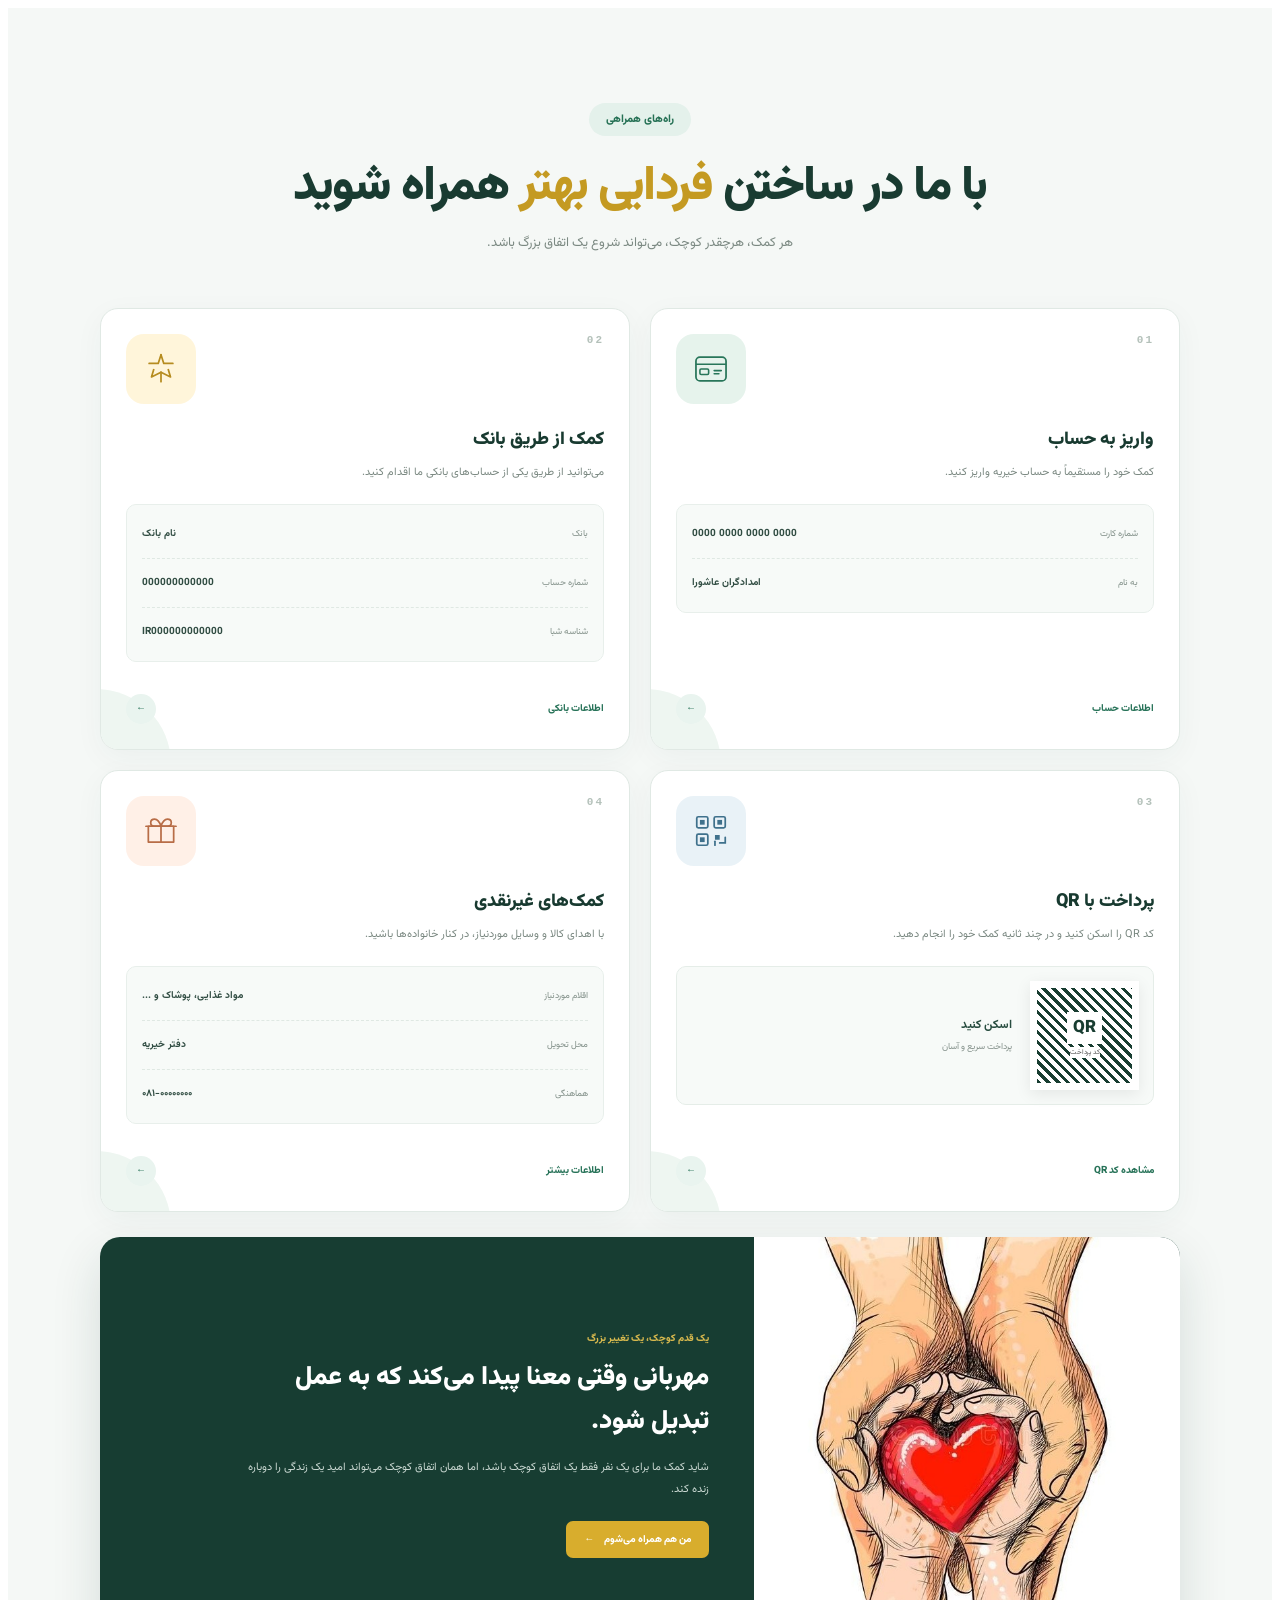
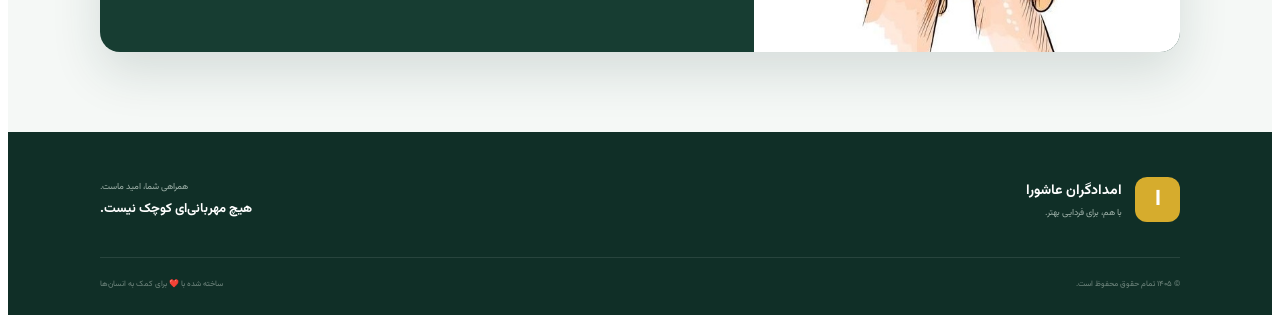
<file: indexx.html>
<!DOCTYPE html>
<html lang="fa" dir="rtl">

<head>
    <meta charset="UTF-8">
    <meta name="viewport" content="width=device-width, initial-scale=1.0">

    <title>درباره ما | موسسه خیریه</title>

    <link rel="stylesheet" href="stylee.css">

    <link rel="preconnect" href="https://fonts.googleapis.com">
    <link rel="preconnect" href="https://fonts.gstatic.com" crossorigin>

    <link href="https://fonts.googleapis.com/css2?family=Vazirmatn:wght@400;500;600;700;800&display=swap"
          rel="stylesheet">

    <link rel="stylesheet"
          href="https://cdnjs.cloudflare.com/ajax/libs/font-awesome/6.5.2/css/all.min.css">
</head>


<body>
    <!-- =========================
     روش‌های کمک
========================= -->

<section class="donation-page">

    <!-- =========================
         HEADER
    ========================== -->

    <div class="donation-header">

        <span class="eyebrow">
            راه‌های همراهی
        </span>

        <h1>
            با ما در ساختن
            <span>فردایی بهتر</span>
            همراه شوید
        </h1>

        <p>
            هر کمک، هرچقدر کوچک، می‌تواند شروع یک اتفاق بزرگ باشد.
        </p>

    </div>


    <!-- =========================
         DONATION CARDS
    ========================== -->

    <div class="donation-cards">


        <!-- CARD 01 -->

        <article class="donation-box">

            <div class="box-header">

                <span class="box-number">
                    01
                </span>

                <div class="box-icon green">

                    <svg viewBox="0 0 48 48" fill="none">

                        <rect x="5" y="9"
                              width="38"
                              height="30"
                              rx="5"
                              stroke="currentColor"
                              stroke-width="2.2"/>

                        <path d="M5 18H43"
                              stroke="currentColor"
                              stroke-width="2.2"/>

                        <rect x="10" y="24"
                              width="11"
                              height="7"
                              rx="1.5"
                              stroke="currentColor"
                              stroke-width="2"/>

                        <path d="M28 26H37"
                              stroke="currentColor"
                              stroke-width="2"
                              stroke-linecap="round"/>

                        <path d="M28 30H34"
                              stroke="currentColor"
                              stroke-width="2"
                              stroke-linecap="round"/>

                    </svg>

                </div>

            </div>


            <div class="box-title">

                <h2>
                    واریز به حساب
                </h2>

                <p>
                    کمک خود را مستقیماً به حساب خیریه واریز کنید.
                </p>

            </div>


            <!-- INFORMATION AREA -->

            <div class="information-area">

                <div class="info-row">

                    <span>
                        شماره کارت
                    </span>

                    <strong dir="ltr">
                        0000 0000 0000 0000
                    </strong>

                </div>


                <div class="info-row">

                    <span>
                        به نام
                    </span>

                    <strong>
                        امدادگران عاشورا
                    </strong>

                </div>

            </div>


            <div class="box-footer">

                <span>
                    اطلاعات حساب
                </span>

                <span class="arrow">
                    ←
                </span>

            </div>

        </article>



        <!-- CARD 02 -->

        <article class="donation-box">

            <div class="box-header">

                <span class="box-number">
                    02
                </span>

                <div class="box-icon gold">

                    <svg viewBox="0 0 48 48" fill="none">

                        <path d="M24 6L27.5 17L39 17"
                              stroke="currentColor"
                              stroke-width="2.2"
                              stroke-linecap="round"
                              stroke-linejoin="round"/>

                        <path d="M33 24L36 34L24 28L12 34L15 24"
                              stroke="currentColor"
                              stroke-width="2.2"
                              stroke-linejoin="round"/>

                        <path d="M24 6L20.5 17L9 17"
                              stroke="currentColor"
                              stroke-width="2.2"
                              stroke-linecap="round"
                              stroke-linejoin="round"/>

                        <path d="M24 28V40"
                              stroke="currentColor"
                              stroke-width="2.2"
                              stroke-linecap="round"/>

                    </svg>

                </div>

            </div>


            <div class="box-title">

                <h2>
                    کمک از طریق بانک
                </h2>

                <p>
                    می‌توانید از طریق یکی از حساب‌های بانکی ما اقدام کنید.
                </p>

            </div>


            <div class="information-area">

                <div class="info-row">

                    <span>
                        بانک
                    </span>

                    <strong>
                        نام بانک
                    </strong>

                </div>


                <div class="info-row">

                    <span>
                        شماره حساب
                    </span>

                    <strong dir="ltr">
                        000000000000
                    </strong>

                </div>


                <div class="info-row">

                    <span>
                        شناسه شبا
                    </span>

                    <strong dir="ltr">
                        IR000000000000
                    </strong>

                </div>

            </div>


            <div class="box-footer">

                <span>
                    اطلاعات بانکی
                </span>

                <span class="arrow">
                    ←
                </span>

            </div>

        </article>



        <!-- CARD 03 -->

        <article class="donation-box">

            <div class="box-header">

                <span class="box-number">
                    03
                </span>

                <div class="box-icon blue">

                    <svg viewBox="0 0 48 48" fill="none">

                        <rect x="6" y="6"
                              width="14"
                              height="14"
                              rx="2"
                              stroke="currentColor"
                              stroke-width="2.2"/>

                        <rect x="28" y="6"
                              width="14"
                              height="14"
                              rx="2"
                              stroke="currentColor"
                              stroke-width="2.2"/>

                        <rect x="6" y="28"
                              width="14"
                              height="14"
                              rx="2"
                              stroke="currentColor"
                              stroke-width="2.2"/>

                        <rect x="10" y="10"
                              width="6"
                              height="6"
                              fill="currentColor"/>

                        <rect x="32" y="10"
                              width="6"
                              height="6"
                              fill="currentColor"/>

                        <rect x="10" y="32"
                              width="6"
                              height="6"
                              fill="currentColor"/>

                        <path d="M29 29H35V35H29V29Z"
                              fill="currentColor"/>

                        <path d="M35 39H42V32"
                              stroke="currentColor"
                              stroke-width="2.2"
                              stroke-linecap="round"/>

                        <path d="M29 42V37"
                              stroke="currentColor"
                              stroke-width="2.2"
                              stroke-linecap="round"/>

                    </svg>

                </div>

            </div>


            <div class="box-title">

                <h2>
                    پرداخت با QR
                </h2>

                <p>
                    کد QR را اسکن کنید و در چند ثانیه کمک خود را انجام دهید.
                </p>

            </div>


            <div class="qr-area">

                <div class="qr-placeholder">

                    <span>
                        QR
                    </span>

                    <small>
                        کد پرداخت
                    </small>

                </div>

                <div class="qr-text">

                    <strong>
                        اسکن کنید
                    </strong>

                    <span>
                        پرداخت سریع و آسان
                    </span>

                </div>

            </div>


            <div class="box-footer">

                <span>
                    مشاهده کد QR
                </span>

                <span class="arrow">
                    ←
                </span>

            </div>

        </article>



        <!-- CARD 04 -->

        <article class="donation-box">

            <div class="box-header">

                <span class="box-number">
                    04
                </span>

                <div class="box-icon orange">

                    <svg viewBox="0 0 48 48" fill="none">

                        <path d="M8 18H40V38H8V18Z"
                              stroke="currentColor"
                              stroke-width="2.2"
                              stroke-linejoin="round"/>

                        <path d="M5 18H43"
                              stroke="currentColor"
                              stroke-width="2.2"
                              stroke-linecap="round"/>

                        <path d="M24 18V38"
                              stroke="currentColor"
                              stroke-width="2.2"/>

                        <path d="M24 18H16C13 18 11 16 11 13.5C11 11 13 9 16 9C21 9 24 18 24 18Z"
                              stroke="currentColor"
                              stroke-width="2.2"
                              stroke-linejoin="round"/>

                        <path d="M24 18H32C35 18 37 16 37 13.5C37 11 35 9 32 9C27 9 24 18 24 18Z"
                              stroke="currentColor"
                              stroke-width="2.2"
                              stroke-linejoin="round"/>

                    </svg>

                </div>

            </div>


            <div class="box-title">

                <h2>
                    کمک‌های غیرنقدی
                </h2>

                <p>
                    با اهدای کالا و وسایل موردنیاز، در کنار خانواده‌ها باشید.
                </p>

            </div>


            <div class="information-area">

                <div class="info-row">

                    <span>
                        اقلام موردنیاز
                    </span>

                    <strong>
                        مواد غذایی، پوشاک و ...
                    </strong>

                </div>


                <div class="info-row">

                    <span>
                        محل تحویل
                    </span>

                    <strong>
                        دفتر خیریه
                    </strong>

                </div>


                <div class="info-row">

                    <span>
                        هماهنگی
                    </span>

                    <strong>
                        ۰۸۱-۰۰۰۰۰۰۰۰
                    </strong>

                </div>

            </div>


            <div class="box-footer">

                <span>
                    اطلاعات بیشتر
                </span>

                <span class="arrow">
                    ←
                </span>

            </div>

        </article>

    </div>



    <!-- =========================
         MOTIVATIONAL BANNER
    ========================= -->

    <section class="hope-banner">

        <div class="hope-image">

            <img
                src="komak.jpeg"
                alt="همراهی و کمک"
            >

        </div>


        <div class="hope-content">

            <span>
                یک قدم کوچک، یک تغییر بزرگ
            </span>

            <h2>
                مهربانی وقتی معنا پیدا می‌کند
                که به عمل تبدیل شود.
            </h2>

            <p>
                شاید کمک ما برای یک نفر فقط یک اتفاق کوچک باشد،
                اما همان اتفاق کوچک می‌تواند امید یک زندگی را دوباره زنده کند.
            </p>

            <a href="#donation">
                من هم همراه می‌شوم
                <span>←</span>
            </a>

        </div>

    </section>



    <!-- =========================
         FOOTER
    ========================= -->

    <footer class="charity-footer">

        <div class="footer-top">

            <div class="footer-brand">

                <div class="footer-logo">
                    ا
                </div>

                <div>

                    <h3>
                        امدادگران عاشورا
                    </h3>

                    <p>
                        با هم، برای فردایی بهتر.
                    </p>

                </div>

            </div>


            <div class="footer-message">

                <span>
                    همراهی شما، امید ماست.
                </span>

                <strong>
                    هیچ مهربانی‌ای کوچک نیست.
                </strong>

            </div>

        </div>


        <div class="footer-bottom">

            <span>
                © ۱۴۰۵ تمام حقوق محفوظ است.
            </span>

            <span>
                ساخته شده با ❤️ برای کمک به انسان‌ها
            </span>

        </div>

    </footer>

</section>
</file>
<file: stylee.css>
/* =====================================================
   PAGE
===================================================== */

.donation-page {
    direction: rtl;
    background: #f5f8f6;
    color: #193b31;
    font-family: "Vazirmatn", Tahoma, sans-serif;
}


/* =====================================================
   HEADER
===================================================== */

.donation-header {
    max-width: 760px;
    margin: auto;
    padding: 95px 20px 55px;
    text-align: center;
}

.eyebrow {
    display: inline-block;

    padding: 8px 17px;

    background: #e4f1eb;
    color: #267155;

    border-radius: 50px;

    font-size: 11px;
    font-weight: 800;
}

.donation-header h1 {
    margin: 20px 0 12px;

    font-size: clamp(32px, 5vw, 48px);
    line-height: 1.35;

    font-weight: 900;
    letter-spacing: -1.5px;
}

.donation-header h1 span {
    color: #c49a22;
}

.donation-header p {
    margin: 0;

    color: #7b8982;

    font-size: 13px;
}


/* =====================================================
   CARDS
===================================================== */

.donation-cards {
    width: min(1080px, calc(100% - 30px));

    margin: auto;

    display: grid;

    grid-template-columns: repeat(2, 1fr);

    gap: 20px;
}


.donation-box {
    position: relative;

    min-height: 390px;

    padding: 25px;

    background: #ffffff;

    border: 1px solid #e0e9e4;

    border-radius: 18px;

    overflow: hidden;

    display: flex;
    flex-direction: column;

    box-shadow:
        0 8px 30px rgba(28, 73, 58, .045);

    transition:
        transform .35s ease,
        box-shadow .35s ease,
        border-color .35s ease;
}


/* decorative corner */

.donation-box::after {
    content: "";

    position: absolute;

    width: 150px;
    height: 150px;

    left: -80px;
    bottom: -90px;

    border-radius: 50%;

    background: #eef6f1;

    transition: .4s ease;
}

.donation-box:hover {
    transform: translateY(-7px);

    border-color: #cbded5;

    box-shadow:
        0 20px 50px rgba(27, 70, 55, .11);
}

.donation-box:hover::after {
    transform: scale(1.4);
}


/* =====================================================
   CARD HEADER
===================================================== */

.box-header {
    position: relative;
    z-index: 2;

    display: flex;

    align-items: flex-start;
    justify-content: space-between;
}

.box-number {
    color: #b4c1ba;

    font-family: monospace;

    font-size: 11px;
    font-weight: bold;

    letter-spacing: 2px;
}


/* =====================================================
   ICON
===================================================== */

.box-icon {
    width: 70px;
    height: 70px;

    display: flex;
    align-items: center;
    justify-content: center;

    border-radius: 18px;

    transition: .35s ease;
}

.box-icon svg {
    width: 38px;
    height: 38px;
}

.donation-box:hover .box-icon {
    transform: scale(1.06) rotate(-3deg);
}


/* COLORS */

.box-icon.green {
    background: #e6f3ec;
    color: #28765a;
}

.box-icon.gold {
    background: #fff5da;
    color: #b68c20;
}

.box-icon.blue {
    background: #e9f2f7;
    color: #3f718c;
}

.box-icon.orange {
    background: #fff0e7;
    color: #b86d47;
}


/* =====================================================
   TITLE
===================================================== */

.box-title {
    position: relative;
    z-index: 2;

    margin-top: 22px;
}

.box-title h2 {
    margin: 0 0 8px;

    color: #183a30;

    font-size: 18px;
    font-weight: 900;
}

.box-title p {
    max-width: 400px;

    margin: 0;

    color: #7a8881;

    font-size: 11px;

    line-height: 2;
}


/* =====================================================
   INFORMATION AREA
===================================================== */

.information-area {
    position: relative;
    z-index: 3;

    margin-top: 20px;

    padding: 5px 15px;

    background: #f7faf8;

    border: 1px solid #e8efeb;

    border-radius: 10px;
}


.info-row {
    min-height: 48px;

    display: flex;

    align-items: center;
    justify-content: space-between;

    gap: 15px;

    border-bottom: 1px dashed #dfe8e3;
}

.info-row:last-child {
    border-bottom: 0;
}

.info-row span {
    color: #829089;

    font-size: 9px;
}

.info-row strong {
    color: #304c42;

    font-size: 10px;

    text-align: left;
}


/* =====================================================
   QR AREA
===================================================== */

.qr-area {
    position: relative;
    z-index: 3;

    margin-top: 20px;

    padding: 14px;

    display: flex;

    align-items: center;

    gap: 18px;

    background: #f7faf8;

    border: 1px solid #e5ede8;

    border-radius: 10px;
}

.qr-placeholder {
    width: 95px;
    height: 95px;

    flex-shrink: 0;

    display: flex;
    flex-direction: column;
    align-items: center;
    justify-content: center;

    background:
        repeating-linear-gradient(
            45deg,
            #183d31 0,
            #183d31 3px,
            #ffffff 3px,
            #ffffff 7px
        );

    border: 7px solid #fff;

    box-shadow:
        0 4px 15px rgba(0,0,0,.08);
}

.qr-placeholder span {
    padding: 3px 6px;

    background: #fff;

    color: #183d31;

    font-size: 17px;
    font-weight: 900;
}

.qr-placeholder small {
    margin-top: 3px;

    background: #fff;

    color: #555;

    font-size: 7px;
}

.qr-text {
    display: flex;
    flex-direction: column;

    gap: 6px;
}

.qr-text strong {
    color: #284d40;

    font-size: 12px;
}

.qr-text span {
    color: #84918b;

    font-size: 9px;
}


/* =====================================================
   CARD FOOTER
===================================================== */

.box-footer {
    position: relative;
    z-index: 4;

    margin-top: auto;
    padding-top: 20px;

    display: flex;

    align-items: center;
    justify-content: space-between;

    color: #287359;

    font-size: 10px;
    font-weight: 800;
}

.arrow {
    width: 30px;
    height: 30px;

    display: flex;
    align-items: center;
    justify-content: center;

    border-radius: 50%;

    background: #e9f4ef;

    transition: .25s ease;
}

.donation-box:hover .arrow {
    background: #287359;

    color: #fff;

    transform: translateX(-4px);
}


/* =====================================================
   HOPE BANNER
===================================================== */

.hope-banner {
    width: min(1080px, calc(100% - 30px));

    min-height: 310px;

    margin: 25px auto 0;

    display: flex;

    background: #173d32;

    border-radius: 20px;

    overflow: hidden;

    box-shadow:
        0 20px 50px rgba(20,60,48,.14);
}


.hope-image {
    width: 43%;
}

.hope-image img {
    width: 100%;
    height: 100%;

    display: block;

    object-fit: cover;
}


.hope-content {
    width: 57%;

    padding: 45px;

    display: flex;
    flex-direction: column;
    justify-content: center;
    align-items: flex-start;
}

.hope-content > span {
    margin-bottom: 10px;

    color: #d6b84e;

    font-size: 10px;
    font-weight: 800;
}

.hope-content h2 {
    max-width: 470px;

    margin: 0 0 13px;

    color: #ffffff;

    font-size: 26px;

    line-height: 1.7;

    font-weight: 900;
}

.hope-content p {
    max-width: 470px;

    margin: 0 0 20px;

    color: #cbd9d3;

    font-size: 11px;

    line-height: 2;
}

.hope-content a {
    padding: 11px 18px;

    display: inline-flex;

    gap: 10px;

    align-items: center;

    border-radius: 7px;

    background: #d8ad2d;

    color: #fff;

    font-size: 10px;
    font-weight: 800;

    text-decoration: none;

    transition: .25s ease;
}

.hope-content a:hover {
    background: #c4991e;

    transform: translateY(-2px);
}


/* =====================================================
   FOOTER
===================================================== */

.charity-footer {
    margin-top: 80px;

    padding: 45px max(20px, calc((100% - 1080px) / 2)) 25px;

    background: #102f27;

    color: #fff;
}


.footer-top {
    display: flex;

    justify-content: space-between;

    align-items: center;

    gap: 30px;

    padding-bottom: 35px;

    border-bottom: 1px solid rgba(255,255,255,.1);
}


.footer-brand {
    display: flex;

    align-items: center;

    gap: 13px;
}


.footer-logo {
    width: 45px;
    height: 45px;

    display: flex;
    align-items: center;
    justify-content: center;

    border-radius: 12px;

    background: #d6ac2d;

    color: #fff;

    font-size: 22px;
    font-weight: 900;
}


.footer-brand h3 {
    margin: 0 0 4px;

    font-size: 14px;
}


.footer-brand p {
    margin: 0;

    color: #9fb2aa;

    font-size: 9px;
}


.footer-message {
    display: flex;

    flex-direction: column;

    gap: 5px;

    text-align: left;
}


.footer-message span {
    color: #9fb2aa;

    font-size: 9px;
}


.footer-message strong {
    color: #fff;

    font-size: 13px;
}


.footer-bottom {
    padding-top: 20px;

    display: flex;

    justify-content: space-between;

    color: #71877f;

    font-size: 8px;
}


/* =====================================================
   RESPONSIVE
===================================================== */

@media (max-width: 750px) {

    .donation-cards {
        grid-template-columns: 1fr;
    }

    .donation-box {
        min-height: 350px;
    }

    .hope-banner {
        flex-direction: column;
    }

    .hope-image {
        width: 100%;
        height: 200px;
    }

    .hope-content {
        width: 100%;
        padding: 30px;
    }

    .footer-top {
        flex-direction: column;

        align-items: flex-start;
    }

    .footer-message {
        text-align: right;
    }

    .footer-bottom {
        flex-direction: column;

        gap: 8px;
    }
}


@media (max-width: 450px) {

    .donation-header {
        padding-top: 65px;
    }

    .donation-header h1 {
        font-size: 30px;
    }

    .donation-cards {
        width: calc(100% - 20px);
    }

    .donation-box {
        padding: 20px;
        min-height: 340px;
    }

    .box-icon {
        width: 58px;
        height: 58px;
    }

    .box-icon svg {
        width: 32px;
        height: 32px;
    }

    .info-row {
        flex-direction: column;

        align-items: flex-start;

        justify-content: center;

        gap: 3px;

        padding: 8px 0;
    }

    .info-row strong {
        text-align: right;
    }

    .hope-content h2 {
        font-size: 20px;
    }
}
</file>
